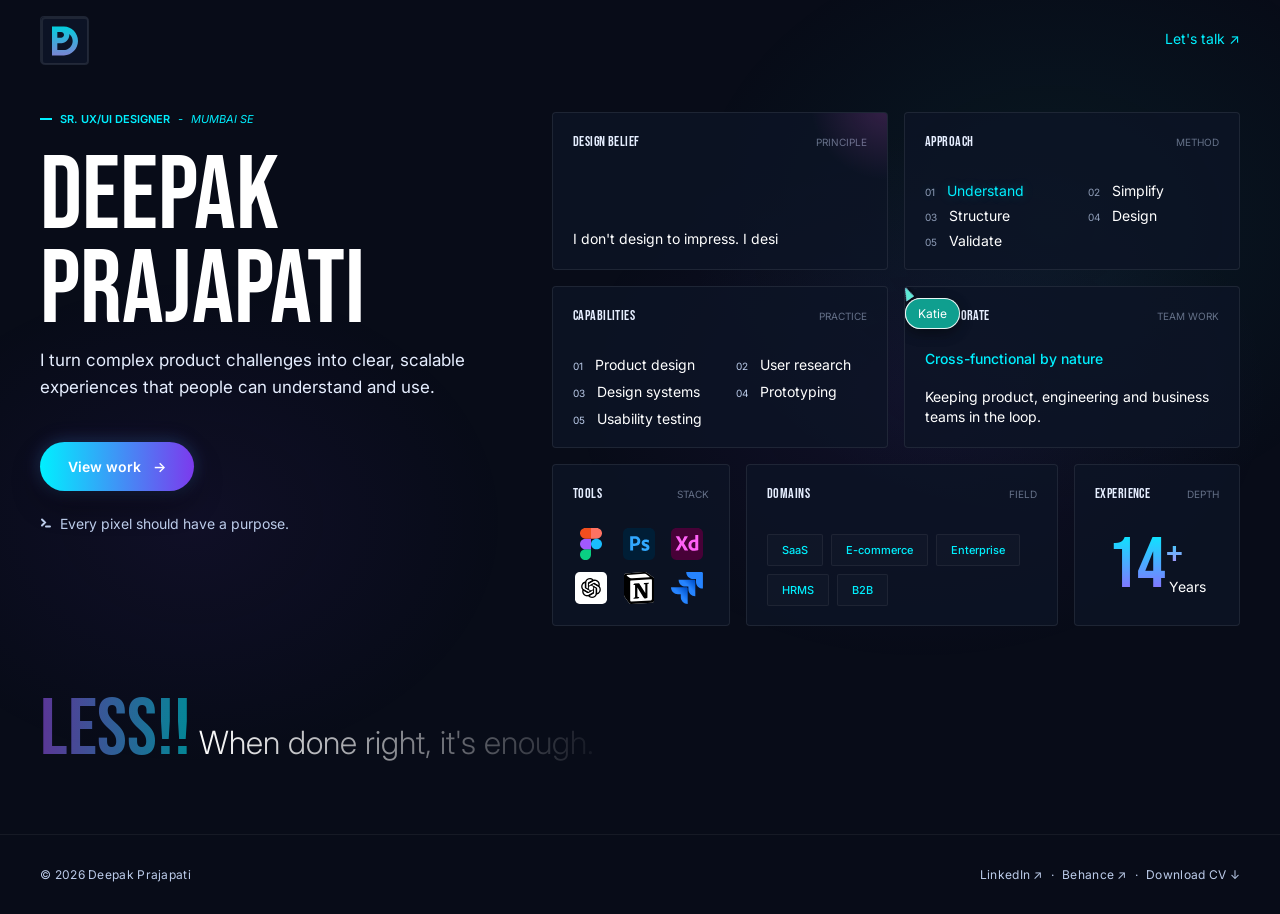
<file: index.html>
<!doctype html>
<html lang="en">
<head>
<meta charset="utf-8">
<meta name="viewport" content="width=device-width,initial-scale=1">
<title>Deepak Prajapati - Sr. UX/UI Designer</title>
<meta name="description" content="Deepak Prajapati is a Sr. UX/UI Designer with 14+ years of experience crafting intuitive, user-centric digital experiences across SaaS, HR, E-commerce and enterprise products.">
<link rel="canonical" href="https://deepak-prajapati.com/">
<link rel="icon" type="image/x-icon" href="/favicon.ico">
<meta property="og:title" content="Deepak Prajapati - Sr. UX/UI Designer">
<meta property="og:description" content="Sr. UX/UI Designer crafting intuitive, user-centric digital experiences across SaaS, HR, E-commerce and enterprise products.">
<meta property="og:type" content="website">
<meta property="og:url" content="https://deepak-prajapati.com/">
<meta name="twitter:card" content="summary_large_image">
<meta name="twitter:title" content="Deepak Prajapati - Sr. UX/UI Designer">
<meta name="twitter:description" content="Sr. UX/UI Designer crafting intuitive, user-centric digital experiences.">
<link rel="preconnect" href="https://fonts.googleapis.com">
<link rel="preconnect" href="https://fonts.gstatic.com" crossorigin>
<link href="https://fonts.googleapis.com/css2?family=Bebas+Neue&family=Inter:wght@300;400;500;600&display=swap" rel="stylesheet">
<link rel="stylesheet" href="styles.css">
<meta name="google-site-verification" content="9m072V_lBx4D-ktdMGWDuY5pDd0Vxk6TgIC4uvH2yZ0" />
<script type="text/javascript">
    (function(c,l,a,r,i,t,y){
        c[a]=c[a]||function(){(c[a].q=c[a].q||[]).push(arguments)};
        t=l.createElement(r);t.async=1;t.src="https://www.clarity.ms/tag/"+i;
        y=l.getElementsByTagName(r)[0];y.parentNode.insertBefore(t,y);
    })(window, document, "clarity", "script", "y28nasm5lo");
</script>
</head>
<body>
<div class="page">
<header class="site-header">
<a class="brand-mark" href="/" aria-label="Deepak Prajapati home">
<img src="images/Logo_deepak_prajapati.svg" alt=""></a>
<a class="talk-link" href="mailto:rich.deepakp@gmail.com">Let's talk <span aria-hidden="true">↗</span></a>
</header>
<main>
<section class="hero" aria-labelledby="name">
<div class="intro">
<div class="eyebrow"><span></span>Sr. UX/UI Designer <i style="font-weight:400">-</i><i style="font-weight:400">Mumbai se</i></div>
<h1 id="name">Deepak<br>Prajapati</h1>
<p class="intro-copy">I turn complex product challenges into clear, scalable experiences that people can understand and use.</p>
<a class="cta" href="https://www.behance.net/deepakprajapati65" target="_blank"><span>View work</span><span class="cta-arrow" aria-hidden="true">→</span></a>
<p class="micro-copy"><img src="images/icon_code.svg" alt="">Every pixel should have a purpose.</p>
</div>

<section class="profile-grid" id="work" aria-label="Design profile">
<div class="top-grid">
<article class="card belief-card">
<div class="card-head"><h2>Design belief</h2><span>Principle</span></div>
<p class="belief-text" aria-live="polite">I don't design to impress. I design to solve, simplify, and make things work.</p>
</article>

<article class="card approach-card">
<div class="card-head"><h2>Approach</h2><span>Method</span></div>
<ol class="steps" aria-label="Design approach">
<li class="active">Understand</li><li>Simplify</li><li>Structure</li><li>Design</li><li>Validate</li>
</ol>
</article>
</div>

<div class="mid-grid">
<article class="card capabilities-card">
<div class="card-head"><h2>Capabilities</h2><span>Practice</span></div>
<ul class="numbered-list">
<li><span>01</span>Product design</li><li><span>02</span>User research</li>
<li><span>03</span>Design systems</li><li><span>04</span>Prototyping</li><li><span>05</span>Usability testing</li>
</ul>
</article>

<article class="card collaboration-card">
<div class="card-head"><h2>Collaborate</h2><span>Team work</span></div>
<p class="collab-kicker">Cross-functional by nature</p>
<p class="collab-copy">Keeping product, engineering and business teams in the loop.</p>
<div class="cursor cursor-a"><i></i><b>Amit</b></div>
<div class="cursor cursor-b"><i></i><b>Katie</b></div>
</article>
</div>

<div class="bottom-grid">
<article class="card tools-card">
<div class="card-head"><h2>Tools</h2><span>Stack</span></div>
<div class="tools-orbit" aria-label="Tools">
<img src="images/figma.svg" alt="Figma">
<img src="images/photoshop.svg" alt="Photoshop">
<img src="images/xd.svg" alt="Adobe XD">
<img src="images/chatGPT.svg" alt="ChatGPT">
<img src="images/notion.svg" alt="Notion">
<img src="images/jira.svg" alt="Jira">
</div>
</article>

<article class="card domains-card">
<div class="card-head"><h2>Domains</h2><span>Field</span></div>
<ul class="chips"><li>SaaS</li><li>E-commerce</li><li>Enterprise</li><li>HRMS</li><li>B2B</li></ul>
</article>

<article class="card experience-card">
<div class="card-head"><h2>Experience</h2><span>Depth</span></div>
<div class="experience"><strong>14</strong><sup>+</sup><span>Years</span></div>
</article>
</section>
</section>

<section class="manifesto" aria-label="Design philosophy">
<strong>LESS!!</strong><span>When done right, it's enough.</span>
</section>
</main>

<footer class="site-footer">
<span>© 2026 Deepak Prajapati</span>
<nav aria-label="Social links">
<a href="https://www.linkedin.com/in/deepak-prajapati-53143622" target="_blank" rel="noreferrer">LinkedIn ↗</a><i>·</i>
<a href="https://www.behance.net/deepakprajapati65" target="_blank" rel="noreferrer">Behance ↗</a><i>·</i>
<a href="https://drive.google.com/file/d/1czk5aocZ9l8QGV29QMz5JuPy3NoFhKcG/view?usp=drive_link">Download CV ↓</a>
</nav>
</footer>
</div>
<script src="script.js"></script>
</body>
</html>
</file>
<file: styles.css>
*{box-sizing:border-box} :root{--bg:#080c18;--card:rgba(13,20,38,.8);--text:#fff;--muted:#bcccea;--cyan:#00f0ff;--purple:#7c3aed;--border:rgba(255,255,255,.08);--content:1200px}
html{scroll-behavior:smooth}body{margin:0;background:var(--bg);color:var(--text);font-family:Inter,system-ui,sans-serif}
body:before{content:"";position:fixed;inset:0;pointer-events:none;background:radial-gradient(500px 380px at 72% 44%,rgba(124,58,237,.08),transparent 70%),radial-gradient(520px 420px at 82% 25%,rgba(20,184,166,.08),transparent 70%),radial-gradient(450px 350px at 15% 58%,rgba(124,58,237,.07),transparent 70%);animation:ambient 14s ease-in-out infinite alternate}
.page{min-height:100svh;display:flex;flex-direction:column;position:relative;overflow:hidden}.site-header{display:flex;align-items:flex-start;justify-content:space-between;padding:16px max(24px,calc((100% - var(--content))/2))}
.brand-mark{width:48px;height:48px;border:1px solid var(--border);border-radius:4px;background:rgba(13,20,38,.8);display:grid;place-items:center}.talk-link{color:var(--cyan);font-size:14px;text-decoration:none;margin-top:14px}
main{flex:1;display:flex;flex-direction:column}.hero{width:min(var(--content),calc(100% - 48px));margin:0 auto;padding:32px 0 0;display:grid;grid-template-columns:480px 1fr;gap:32px}.intro{padding-top:0}
.eyebrow{display:flex;gap:8px;align-items:center;color:var(--cyan);font-size:11px;font-weight:600;text-transform:uppercase}.eyebrow span{width:12px;height:2px;background:var(--cyan)}
h1{font-family:"Bebas Neue",sans-serif;font-size:104px;line-height:.9;font-weight:400;text-transform:uppercase;margin:24px 0 10px 0}.intro-copy{font-size:17px;line-height:1.6;color:#e6eeff;max-width:470px;margin:0}
.cta{display:inline-flex;align-items:center;gap:12px;margin-top:40px;padding:16px 28px;border-radius:30px;background:linear-gradient(90deg,var(--cyan),var(--purple));box-shadow:0 14px 28px rgba(0,0,0,.4),0 0 22px rgba(124,58,237,.2),0 0 18px rgba(20,184,166,.2);color:#fff;text-decoration:none;font-size:14px;font-weight:600;transition:transform .45s ease,box-shadow .45s ease}.cta:hover{transform:translateY(-2px);box-shadow:0 18px 34px rgba(0,0,0,.45),0 0 32px rgba(124,58,237,.35),0 0 24px rgba(20,184,166,.25)}.cta-arrow{transition:transform .7s ease}.cta:hover .cta-arrow{transform:translateX(6px)}
.micro-copy{display:flex;align-items:center;gap:8px;color:var(--muted);font-size:14px;margin:24px 0 0}.micro-copy img{width:12px;height:12px}
.profile-grid{display:flex;flex-direction:column;gap:16px}.top-grid,.mid-grid{display:grid;grid-template-columns:1fr 1fr;gap:16px}.bottom-grid{display:grid;grid-template-columns:178px minmax(0,1fr) 166px;gap:16px}.card{position:relative;min-width:0;background:var(--card);border:1px solid var(--border);border-radius:4px;padding:20px;overflow:hidden;transition:border-color .5s ease,box-shadow .7s ease,transform .5s ease}.card:hover{border-color:rgba(0,240,255,.18);box-shadow:0 0 30px rgba(0,240,255,.035),10px 10px 35px rgba(124,58,237,.06)}
.card-head{display:flex;justify-content:space-between;align-items:center}.card h2{margin:0;color:#e6eeff;font:14px "Bebas Neue",sans-serif;letter-spacing:.42px;text-transform:uppercase}.card-head span{font-size:10px;color:var(--muted);opacity:.5;text-transform:uppercase}
.belief-card,.approach-card,.capabilities-card,.collaboration-card{min-height:156px}.belief-card{display:flex;flex-direction:column;justify-content:space-between}.belief-card:after{content:"";position:absolute;width:160px;height:160px;right:-80px;top:-90px;background:radial-gradient(circle,rgba(255,97,246,.18),transparent 68%);pointer-events:none}.belief-text{font-size:14px;line-height:1.4;margin:30px 0 0;max-width:420px}
.steps{list-style:none;padding:0;margin:32px 0 0;display:grid;grid-template-columns:1fr 1fr;gap:8px 32px;counter-reset:item}.steps li{font-size:14px;color:#fff;counter-increment:item;transition:color .35s ease}.steps li:before{content:counter(item,decimal-leading-zero);color:var(--muted);font-size:10px;margin-right:12px;opacity:.75}.steps li.active{color:var(--cyan);text-shadow:0 0 12px rgba(0,240,255,.25)}
.numbered-list{list-style:none;padding:0;margin:32px 0 0;display:grid;grid-template-columns:1fr 1fr;gap:10px 32px}.numbered-list li{font-size:14px;white-space:nowrap}.numbered-list span{font-size:10px;color:var(--muted);margin-right:12px}
.collab-kicker{color:var(--cyan);font-size:14px;font-weight:500;margin:26px 0 0}.collab-copy{font-size:14px;line-height:1.4;margin:20px 0 0;max-width:360px}.cursor{
position:absolute;
left:0;
top:0;
display:flex;
flex-direction:column;
align-items:flex-start;
gap:0;
pointer-events:none;
z-index:3;
will-change:left,top;
}
.cursor b{
font:12px Inter,sans-serif;
color:#fff;
padding:7px 12px;
border:1px solid rgba(255,255,255,.9);
border-radius:999px;
font-weight:400;
box-shadow:0 4px 14px rgba(0,0,0,.25);
}
.cursor i{
width:0;
height:0;
border-left:7px solid transparent;
border-right:2px solid transparent;
border-bottom:13px solid currentColor;
transform:rotate(-35deg);
margin-left:-3px;
margin-bottom:-2px;
filter:drop-shadow(0 0 2px rgba(0,0,0,.7));
}
.cursor-a{color:#c084fc;animation:collabA 9s cubic-bezier(.45,0,.25,1) infinite}
.cursor-a b{background:#913aed}
.cursor-b{color:#5eead4;animation:collabB 9s cubic-bezier(.45,0,.25,1) infinite}
.cursor-b b{background:#0f9f8f}
.tools-card,.domains-card,.experience-card{min-height:162px;height:162px}.tools-orbit{
display:grid;
grid-template-columns:repeat(3,36px);
gap:12px;
margin-top:26px;
}
.tools-orbit img{
width:32px;
height:32px;
margin:0 auto;
object-fit:contain;
animation:toolBlink 5.4s ease-in-out infinite;
}
.tools-orbit img:nth-child(1){animation-delay:0s}
.tools-orbit img:nth-child(2){animation-delay:.9s}
.tools-orbit img:nth-child(3){animation-delay:1.8s}
.tools-orbit img:nth-child(4){animation-delay:2.7s}
.tools-orbit img:nth-child(5){animation-delay:3.6s}
.tools-orbit img:nth-child(6){animation-delay:4.5s}
.chips{list-style:none;padding:0;margin:32px 0 0;display:flex;flex-wrap:wrap;gap:8px}.chips li{padding:8px 14px;border:1px solid rgba(255,255,255,.06);background:rgba(255,255,255,.02);border-radius:2px;color:var(--cyan);font-size:11px;font-weight:500}
.experience{margin-top:28px;display:flex;align-items:flex-end;justify-content:center}.experience strong{font:72px/1 "Bebas Neue",sans-serif;background:linear-gradient(#00f0ff,#a259ff);-webkit-background-clip:text;background-clip:text;color:transparent}.experience sup{font:42px "Bebas Neue",sans-serif;background:linear-gradient(#00f0ff,#ff61f6);-webkit-background-clip:text;background-clip:text;color:transparent;align-self:flex-start}.experience span{font-size:14px;margin:0 0 7px -14px}
.manifesto{width:min(var(--content),calc(100% - 48px));margin:64px auto;display:flex;align-items:baseline;gap:8px}.manifesto strong{font:80px/1 "Bebas Neue",sans-serif;background:linear-gradient(91deg,#a259ff,#00f0ff);-webkit-background-clip:text;background-clip:text;color:transparent;opacity:.55}.manifesto span{font-size:32px;font-weight:300;background:linear-gradient(90deg,#fff,rgba(255,255,255,.05));-webkit-background-clip:text;background-clip:text;color:transparent}
.site-footer{height:80px;border-top:1px solid rgba(255,255,255,.06);display:flex;align-items:flex-end;justify-content:space-between;padding:0 max(24px,calc((100% - var(--content))/2)) 32px;color:var(--muted);font-size:12px;letter-spacing:.3px;margin-top:auto}.site-footer nav{display:flex;gap:8px}.site-footer a{color:inherit;text-decoration:none}.site-footer a:hover{color:var(--cyan)}.site-footer i{font-style:normal}
@keyframes collabA{
0%{left:4%;top:66%}
16%{left:17%;top:54%}
32%{left:38%;top:48%}
46%{left:58%;top:29%}
58%{left:58%;top:29%}
74%{left:39%;top:50%}
88%{left:17%;top:64%}
100%{left:4%;top:66%}
}
@keyframes collabB{
0%{left:77%;top:18%}
16%{left:68%;top:28%}
32%{left:55%;top:42%}
46%{left:39%;top:50%}
58%{left:39%;top:50%}
74%{left:58%;top:29%}
88%{left:72%;top:18%}
100%{left:77%;top:18%}
}
@keyframes toolBlink{
0%,100%{opacity:1;transform:scale(1)}
42%{opacity:.32;transform:scale(.94)}
55%{opacity:1;transform:scale(1)}
}


/* Premium first-load choreography: restrained, staggered, and content-first. */
.site-header{animation:enterHeader .75s cubic-bezier(.2,.7,.2,1) both}
.intro .eyebrow{animation:enterItem .7s .08s cubic-bezier(.2,.7,.2,1) both}
.intro h1{animation:enterItem .8s .16s cubic-bezier(.2,.7,.2,1) both}
.intro .intro-copy{animation:enterItem .7s .25s cubic-bezier(.2,.7,.2,1) both}
.intro .cta{animation:enterItem .7s .34s cubic-bezier(.2,.7,.2,1) both}
.intro .micro-copy{animation:enterItem .7s .42s cubic-bezier(.2,.7,.2,1) both}
.top-grid .card:nth-child(1){animation:enterCard .8s .18s cubic-bezier(.2,.7,.2,1) both}
.top-grid .card:nth-child(2){animation:enterCard .8s .25s cubic-bezier(.2,.7,.2,1) both}
.mid-grid .card:nth-child(1){animation:enterCard .8s .32s cubic-bezier(.2,.7,.2,1) both}
.mid-grid .card:nth-child(2){animation:enterCard .8s .39s cubic-bezier(.2,.7,.2,1) both}
.bottom-grid .card:nth-child(1){animation:enterCard .8s .46s cubic-bezier(.2,.7,.2,1) both}
.bottom-grid .card:nth-child(2){animation:enterCard .8s .53s cubic-bezier(.2,.7,.2,1) both}
.bottom-grid .card:nth-child(3){animation:enterCard .8s .60s cubic-bezier(.2,.7,.2,1) both}
.manifesto{animation:enterItem .9s .68s cubic-bezier(.2,.7,.2,1) both}
.site-footer{animation:enterFooter .8s .72s cubic-bezier(.2,.7,.2,1) both}
.page:after{content:"";position:fixed;z-index:20;inset:-10% -30%;pointer-events:none;background:linear-gradient(115deg,transparent 42%,rgba(0,240,255,.055) 49%,rgba(162,89,255,.07) 51%,transparent 58%);transform:translateX(-45%);animation:shuttleReveal 1.9s .15s cubic-bezier(.65,0,.35,1) both}
@keyframes enterHeader{from{opacity:0;transform:translateY(-12px)}to{opacity:1;transform:none}}
@keyframes enterItem{from{opacity:0;transform:translateY(18px)}to{opacity:1;transform:none}}
@keyframes enterCard{from{opacity:0;transform:translateY(22px) scale(.985)}to{opacity:1;transform:none}}
@keyframes enterFooter{from{opacity:0}to{opacity:1}}
@keyframes shuttleReveal{0%{opacity:0;transform:translateX(-45%)}18%{opacity:1}100%{opacity:0;transform:translateX(45%)}}
@keyframes ambient{to{transform:scale(1.04) translate3d(8px,-6px,0)}}@keyframes cursorFloat{0%,100%{transform:translate3d(0,0,0)}50%{transform:translate3d(8px,-5px,0)}}@keyframes toolsSpin{to{transform:rotate(360deg)}}
@media(max-width:1000px){:root{--content:900px}.hero{grid-template-columns:1fr;gap:40px}.bottom-grid{grid-template-columns:1fr 1.6fr 1fr}}
@media(max-width:700px){.top-grid,.mid-grid,.bottom-grid{grid-template-columns:1fr}.tools-card,.domains-card,.experience-card{height:auto}.profile-grid{grid-template-columns:1fr}.intro{padding-top:0}h1{font-size:76px;}.manifesto{margin-top:40px;margin-bottom:40px; display:block}.manifesto strong{font-size:64px}.manifesto span{font-size:24px}.site-footer{height:auto;padding-top:24px;gap:18px;flex-direction:column;align-items:flex-start}.experience-card{width:auto} .tools-orbit {grid-template-columns: repeat(6, 36px);gap: 10px;} .tools-card, .domains-card, .experience-card{min-height: auto;}}
@media(prefers-reduced-motion:reduce){.page:after{display:none}*,*:before,*:after{animation:none!important;transition:none!important;scroll-behavior:auto!important}}

.belief-text{
  transition:opacity .7s ease, text-shadow .9s ease, filter .7s ease;
}
.belief-text.belief-glow{
  text-shadow:0 0 18px rgba(0,240,255,.28),0 0 32px rgba(124,58,237,.16);
}
.belief-text.belief-fade{
  opacity:0;
  filter:blur(2px);
}
</file>
